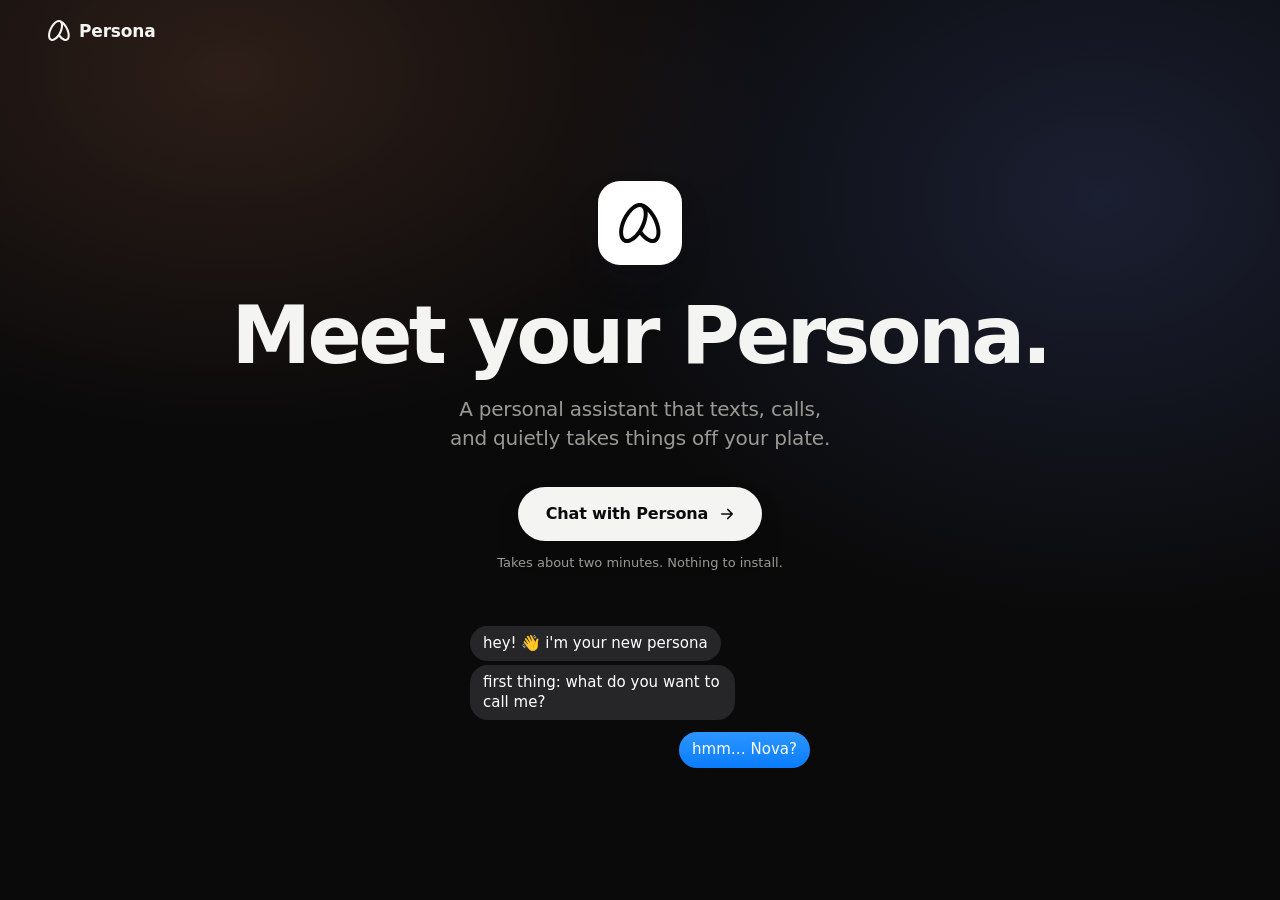
<file: web/index.html>
<!doctype html>
<html lang="en" data-theme="dark">
<head>
<meta charset="utf-8">
<meta name="viewport" content="width=device-width, initial-scale=1, viewport-fit=cover, interactive-widget=resizes-content">
<meta name="theme-color" content="#161618">
<meta name="apple-mobile-web-app-capable" content="yes">
<title>Persona</title>
<link rel="stylesheet" href="styles.css">
</head>
<body data-layout="auto" data-view="landing">

<svg xmlns="http://www.w3.org/2000/svg" style="display:none">
  <symbol id="i-search" viewBox="0 0 24 24" fill="none" stroke="currentColor" stroke-width="2.2" stroke-linecap="round"><circle cx="10.5" cy="10.5" r="6.5"/><path d="M15.5 15.5 20.5 20.5"/></symbol>
  <symbol id="i-compose" viewBox="0 0 24 24" fill="none" stroke="currentColor" stroke-width="1.7" stroke-linecap="round" stroke-linejoin="round"><path d="M11 4.5H7A2.5 2.5 0 0 0 4.5 7v10A2.5 2.5 0 0 0 7 19.5h10a2.5 2.5 0 0 0 2.5-2.5v-4"/><path d="M17.6 3.9a1.9 1.9 0 0 1 2.7 2.7l-7.6 7.6-3.4.8.8-3.4z"/></symbol>
  <symbol id="i-video" viewBox="0 0 24 24" fill="none" stroke="currentColor" stroke-width="1.7" stroke-linejoin="round"><rect x="2.5" y="6" width="13" height="12" rx="3"/><path d="M15.5 10.4l4.8-2.9c.5-.3 1.2.1 1.2.7v7.6c0 .6-.7 1-1.2.7l-4.8-2.9z"/></symbol>
  <symbol id="i-info" viewBox="0 0 24 24" fill="none" stroke="currentColor" stroke-width="1.7" stroke-linecap="round"><circle cx="12" cy="12" r="9"/><path d="M12 11v5.5"/><circle cx="12" cy="7.7" r=".7" fill="currentColor"/></symbol>
  <symbol id="i-plus" viewBox="0 0 24 24" fill="none" stroke="currentColor" stroke-width="2.2" stroke-linecap="round"><path d="M12 5.5v13M5.5 12h13"/></symbol>
  <symbol id="i-arrow-up" viewBox="0 0 24 24" fill="none" stroke="currentColor" stroke-width="2.8" stroke-linecap="round" stroke-linejoin="round"><path d="M12 19V5.5M6.5 11 12 5.5 17.5 11"/></symbol>
  <symbol id="i-wave" viewBox="0 0 24 24" fill="none" stroke="currentColor" stroke-width="2" stroke-linecap="round"><path d="M4 10v4M8 7v10M12 4v16M16 8v8M20 10.5v3"/></symbol>
  <symbol id="i-mic" viewBox="0 0 24 24" fill="none" stroke="currentColor" stroke-width="1.9" stroke-linecap="round"><rect x="9" y="3" width="6" height="11.5" rx="3"/><path d="M5.5 11.5a6.5 6.5 0 0 0 13 0M12 18v3"/></symbol>
  <symbol id="i-mic-off" viewBox="0 0 24 24" fill="none" stroke="currentColor" stroke-width="1.9" stroke-linecap="round"><rect x="9" y="3" width="6" height="11.5" rx="3"/><path d="M5.5 11.5a6.5 6.5 0 0 0 13 0M12 18v3M4 3.5l16 17"/></symbol>
  <symbol id="i-chev-left" viewBox="0 0 24 24" fill="none" stroke="currentColor" stroke-width="2.6" stroke-linecap="round" stroke-linejoin="round"><path d="M15 4.5 7.5 12l7.5 7.5"/></symbol>
  <symbol id="i-chev-right" viewBox="0 0 24 24" fill="none" stroke="currentColor" stroke-width="3" stroke-linecap="round" stroke-linejoin="round"><path d="M9 5l7 7-7 7"/></symbol>
  <symbol id="i-chev-down" viewBox="0 0 24 24" fill="none" stroke="currentColor" stroke-width="2.6" stroke-linecap="round" stroke-linejoin="round"><path d="M5 9l7 7 7-7"/></symbol>
  <symbol id="i-phone" viewBox="0 0 24 24" fill="currentColor"><path d="M6.62 10.79a15.05 15.05 0 0 0 6.59 6.59l2.2-2.2a1 1 0 0 1 1.02-.24c1.12.37 2.33.57 3.57.57a1 1 0 0 1 1 1V20a1 1 0 0 1-1 1C10.61 21 3 13.39 3 4a1 1 0 0 1 1-1h3.5a1 1 0 0 1 1 1c0 1.25.2 2.45.57 3.57a1 1 0 0 1-.25 1.02l-2.2 2.2z"/></symbol>
  <symbol id="i-person" viewBox="0 0 24 24" fill="currentColor"><circle cx="12" cy="8.2" r="4.4"/><path d="M3.5 22c.4-4.6 4-7.6 8.5-7.6s8.1 3 8.5 7.6z"/></symbol>
  <symbol id="i-keypad" viewBox="0 0 24 24" fill="currentColor"><circle cx="6" cy="4.5" r="1.7"/><circle cx="12" cy="4.5" r="1.7"/><circle cx="18" cy="4.5" r="1.7"/><circle cx="6" cy="10" r="1.7"/><circle cx="12" cy="10" r="1.7"/><circle cx="18" cy="10" r="1.7"/><circle cx="6" cy="15.5" r="1.7"/><circle cx="12" cy="15.5" r="1.7"/><circle cx="18" cy="15.5" r="1.7"/><circle cx="12" cy="21" r="1.7"/></symbol>
  <symbol id="i-speaker" viewBox="0 0 24 24" fill="none" stroke="currentColor" stroke-width="1.9" stroke-linecap="round" stroke-linejoin="round"><path d="M4 9.5h3.2L12 5.5v13l-4.8-4H4z" fill="currentColor"/><path d="M15.5 9a4.2 4.2 0 0 1 0 6M18.2 6.3a8 8 0 0 1 0 11.4"/></symbol>
  <symbol id="i-clock" viewBox="0 0 24 24" fill="none" stroke="currentColor" stroke-width="1.9" stroke-linecap="round"><circle cx="12" cy="12" r="8.5"/><path d="M12 7.5V12l3 2"/></symbol>
  <symbol id="i-bubble" viewBox="0 0 24 24" fill="currentColor"><path d="M12 4c-4.97 0-9 3.36-9 7.5 0 2.36 1.3 4.46 3.34 5.84L5.5 20.5l4.03-1.73c.8.15 1.62.23 2.47.23 4.97 0 9-3.36 9-7.5S16.97 4 12 4z"/></symbol>
  <symbol id="i-mail" viewBox="0 0 24 24" fill="none" stroke="currentColor" stroke-width="1.6" stroke-linejoin="round"><rect x="3" y="5.5" width="18" height="13" rx="2.5"/><path d="M3.8 7.2 12 13l8.2-5.8"/></symbol>
  <symbol id="i-persona" viewBox="0 0 24 23" fill="currentColor"><path d="M23.6813 15.4245C23.3962 12.7186 22.3617 9.73895 20.768 7.0367C19.646 5.13537 18.3108 3.4873 16.9061 2.27142C15.4653 1.0249 13.9827 0.258395 12.6166 0.0555602C12.4676 0.03353 12.3201 0.0182135 12.1743 0.00924973C11.9735 -0.00308324 11.7777 -0.00308324 11.5851 0.00924973C11.4398 0.0182135 11.2911 0.03353 11.142 0.0555602C9.77668 0.258395 8.29352 1.0249 6.85327 2.27142C5.44828 3.48692 4.11259 5.13499 2.99153 7.0367C1.39776 9.73932 0.363216 12.7186 0.0781778 15.4245C-0.228965 18.339 0.375195 20.6534 1.77981 21.941C2.54317 22.64 3.48969 23 4.54858 23C4.78867 23 5.03514 22.9817 5.28572 22.9443C6.65175 22.7415 8.13505 21.9749 9.57516 20.7285C10.3753 20.036 11.1521 19.2044 11.8803 18.265C12.6077 19.2044 13.3849 20.036 14.1854 20.7285C15.6255 21.9749 17.1088 22.7415 18.4741 22.9443C18.7254 22.9817 18.9715 23 19.2117 23C20.2705 23 21.2167 22.6403 21.9796 21.941C23.3839 20.6537 23.9884 18.339 23.6813 15.4245ZM11.4762 14.8135C11.1713 15.3308 10.8502 15.8239 10.518 16.2893C8.74856 18.7674 6.66262 20.4465 4.95011 20.7012C4.27703 20.801 3.74365 20.6601 3.31889 20.2713C2.46938 19.4932 2.11242 17.8129 2.33941 15.6614C2.59149 13.2704 3.51853 10.6163 4.95161 8.18651C5.69662 6.92314 6.53489 5.80363 7.40124 4.88695C8.78041 3.42789 10.2285 2.48508 11.4777 2.29943C11.5747 2.28486 11.6694 2.27515 11.7612 2.27142C11.7679 2.27067 11.7742 2.26993 11.7811 2.26993C11.811 2.26842 11.8413 2.26768 11.8705 2.26768H11.8882C11.9181 2.26768 11.9485 2.26842 11.9777 2.26993C11.9844 2.26993 11.9908 2.26993 11.9975 2.27142C12.4331 2.29421 12.7991 2.44586 13.1085 2.72863C13.9572 3.50672 14.3142 5.18691 14.088 7.33852C13.8602 9.49651 13.0819 11.87 11.8792 14.0981C11.7503 14.3387 11.6159 14.577 11.4762 14.8135ZM20.4402 20.2713C20.0146 20.6605 19.4812 20.801 18.809 20.7012C17.0961 20.4461 15.0086 18.7674 13.2403 16.2886C13.307 16.1809 13.3718 16.0723 13.4366 15.9632C15.0304 13.2607 16.0648 10.282 16.35 7.57533C16.4522 6.60824 16.4537 5.70688 16.3582 4.88695C17.2246 5.80363 18.0629 6.92314 18.8079 8.18651C20.2398 10.6163 21.1679 13.2704 21.42 15.6614C21.6459 17.8126 21.2889 19.4932 20.4402 20.2713Z"/></symbol>
  <symbol id="i-arrow-right" viewBox="0 0 24 24" fill="none" stroke="currentColor" stroke-width="2.2" stroke-linecap="round" stroke-linejoin="round"><path d="M5 12h14M13 6l6 6-6 6"/></symbol>
  <symbol id="i-restart" viewBox="0 0 24 24" fill="none" stroke="currentColor" stroke-width="2" stroke-linecap="round" stroke-linejoin="round"><path d="M4.5 12a7.5 7.5 0 1 0 2.2-5.3"/><path d="M4.5 4v4.5H9"/></symbol>
</svg>

<section class="landing" data-landing aria-label="Persona">
  <header class="lp-nav">
    <span class="lp-brand"><svg><use href="#i-persona"/></svg>Persona</span>
  </header>
  <main class="lp-hero">
    <div class="lp-icon" aria-hidden="true"><svg><use href="#i-persona"/></svg></div>
    <h1>Meet your Persona.</h1>
    <p class="lp-lede">A personal assistant that texts, calls, and quietly takes things off your plate.</p>
    <button class="lp-cta" data-action="start">Chat with Persona<svg><use href="#i-arrow-right"/></svg></button>
    <p class="lp-note">Takes about two minutes. Nothing to install.</p>
    <div class="lp-preview" aria-hidden="true">
      <div class="lp-bubble in">hey! 👋 i'm your new persona</div>
      <div class="lp-bubble in">first thing: what do you want to call me?</div>
      <div class="lp-bubble out">hmm… Nova?</div>
    </div>
  </main>
</section>

<div class="stage">

  <!-- ───────────────────────── macOS ───────────────────────── -->
  <section class="mac" aria-label="Messages for Mac">
    <div class="mac-window">
      <aside class="sidebar">
        <div class="sidebar-bar">
          <div class="traffic" aria-hidden="true"><i></i><i></i><i></i></div>
          <button class="ghost-btn" aria-label="New message"><svg><use href="#i-compose"/></svg></button>
        </div>
        <label class="search">
          <svg><use href="#i-search"/></svg>
          <input type="search" placeholder="Search" aria-label="Search">
        </label>
        <nav class="convos" data-convos></nav>
      </aside>

      <main class="chat">
        <header class="chat-bar">
          <div class="chat-who">
            <span class="avatar sm" data-contact-avatar></span>
            <div class="who-text">
              <span class="who-name" data-contact-name></span>
              <span class="who-sub">iMessage</span>
            </div>
          </div>
          <div class="chat-actions">
            <button class="call-chip" data-call-chip hidden><svg><use href="#i-phone"/></svg><span data-call-timer>0:00</span></button>
            <button class="ghost-btn" data-action="call-out" aria-label="FaceTime Audio"><svg><use href="#i-video"/></svg></button>
            <button class="ghost-btn" aria-label="Details"><svg><use href="#i-info"/></svg></button>
          </div>
        </header>

        <div class="thread" data-thread role="log" aria-live="polite"></div>

        <form class="composer mac-composer" data-composer>
          <button type="button" class="round" aria-label="Apps"><svg><use href="#i-plus"/></svg></button>
          <div class="field">
            <input data-input maxlength="4000" placeholder="iMessage" autocomplete="off" enterkeyhint="send" aria-label="Message">
            <button class="send" aria-label="Send"><svg><use href="#i-arrow-up"/></svg></button>
            <span class="mic" aria-hidden="true"><svg><use href="#i-wave"/></svg></span>
          </div>
        </form>
      </main>

      <!-- macOS call HUD -->
      <div class="mac-call" data-mac-call data-state="idle" data-view="ringing">
        <div class="mc-row">
          <span class="mc-av"><span class="avatar md" data-contact-avatar></span></span>
          <div class="mc-text">
            <div class="mc-name" data-contact-name></div>
            <div class="mc-sub"><span class="voice active-only" aria-hidden="true"><i></i><i></i><i></i><i></i><i></i></span><span data-call-sub data-ringing="Incoming audio call…"></span></div>
          </div>
          <div class="mc-ctrls active-only">
            <button class="mc-circle" data-action="mute" aria-label="Mute"><svg><use href="#i-mic-off"/></svg></button>
            <button class="mc-circle red" data-action="end" aria-label="End call"><svg class="rot"><use href="#i-phone"/></svg></button>
          </div>
        </div>
        <div class="mc-caption active-only" data-caption></div>
        <div class="mc-actions ringing-only">
          <button class="pill red" data-action="decline"><svg class="rot"><use href="#i-phone"/></svg>Decline</button>
          <button class="pill green" data-action="accept"><svg><use href="#i-phone"/></svg>Accept</button>
        </div>
      </div>
    </div>
  </section>

  <!-- ───────────────────────── iPhone ───────────────────────── -->
  <section class="ios" aria-label="Messages for iPhone">
    <div class="phone">
      <div class="island" data-action="restore" aria-label="Return to call">
        <svg><use href="#i-phone"/></svg><span data-call-timer></span>
      </div>

      <div class="statusbar" aria-hidden="true">
        <span data-clock>9:41</span>
        <span class="sb-icons">
          <svg width="18" height="12" viewBox="0 0 18 12" fill="currentColor"><rect x="0" y="8" width="3" height="4" rx="1"/><rect x="5" y="5.5" width="3" height="6.5" rx="1"/><rect x="10" y="3" width="3" height="9" rx="1"/><rect x="15" y="0" width="3" height="12" rx="1"/></svg>
          <svg width="16" height="12" viewBox="0 0 16 12" fill="currentColor"><path d="M8 2.3c2.3 0 4.4.9 6 2.3l1.2-1.2A10.2 10.2 0 0 0 8 .6 10.2 10.2 0 0 0 .8 3.4L2 4.6a8.6 8.6 0 0 1 6-2.3z"/><path d="M8 5.7c1.4 0 2.6.5 3.6 1.3l1.2-1.2A7 7 0 0 0 8 4a7 7 0 0 0-4.8 1.8L4.4 7c1-.8 2.2-1.3 3.6-1.3z"/><path d="M8 9c.6 0 1.1.2 1.5.6L8 11.2 6.5 9.6C6.9 9.2 7.4 9 8 9z"/></svg>
          <svg width="27" height="13" viewBox="0 0 27 13"><rect x=".5" y=".5" width="23" height="12" rx="3.8" fill="none" stroke="currentColor" opacity=".4"/><rect x="2" y="2" width="18" height="9" rx="2.4" fill="currentColor"/><path d="M25 4.5v4c.8-.3 1.3-1.1 1.3-2s-.5-1.7-1.3-2z" fill="currentColor" opacity=".45"/></svg>
        </span>
      </div>

      <div class="thread" data-thread role="log" aria-live="polite"></div>

      <div class="ios-top">
        <header class="ios-nav">
          <button class="nav-back" aria-label="Back"><svg><use href="#i-chev-left"/></svg><span class="badge">1</span></button>
          <div class="nav-contact">
            <span class="avatar lg" data-contact-avatar></span>
            <span class="nav-name"><span data-contact-name></span><svg><use href="#i-chev-right"/></svg></span>
          </div>
          <button class="nav-video" data-action="call-out" aria-label="FaceTime"><svg><use href="#i-video"/></svg></button>
        </header>
        <button class="call-banner" data-call-banner data-action="restore" hidden>Touch to return to call · <span data-call-timer></span></button>
      </div>

      <div class="ios-bottom">
        <form class="composer ios-composer" data-composer>
          <button type="button" class="round" aria-label="Apps"><svg><use href="#i-plus"/></svg></button>
          <div class="field">
            <input data-input maxlength="4000" placeholder="iMessage" autocomplete="off" enterkeyhint="send" aria-label="Message">
            <button class="send" aria-label="Send"><svg><use href="#i-arrow-up"/></svg></button>
            <span class="mic" aria-hidden="true"><svg><use href="#i-mic"/></svg></span>
          </div>
        </form>
      </div>
      <div class="home-ind" aria-hidden="true"></div>

      <!-- iOS call screen -->
      <div class="ios-call" data-ios-call data-state="idle" data-view="ringing">
        <div class="ic-bg" aria-hidden="true"></div>
        <button class="ic-min active-only" data-action="minimize" aria-label="Back to Messages"><svg><use href="#i-chev-down"/></svg></button>

        <div class="ic-head">
          <div class="ic-sub" data-call-sub data-ringing="mobile"></div>
          <div class="ic-name" data-contact-name></div>
        </div>
        <div class="ic-avatar"><span class="avatar xl" data-contact-avatar></span></div>
        <div class="ic-caption active-only">
          <span class="voice" aria-hidden="true"><i></i><i></i><i></i><i></i><i></i></span>
          <p data-caption></p>
        </div>
        <div class="ic-spacer"></div>

        <div class="ringing-only ic-ring">
          <div class="ic-mini">
            <button type="button"><svg><use href="#i-clock"/></svg>Remind Me</button>
            <button type="button" data-action="decline-text"><svg><use href="#i-bubble"/></svg>Message</button>
          </div>
          <div class="ic-answer">
            <div class="ic-key"><button class="red" data-action="decline" aria-label="Decline"><svg class="rot"><use href="#i-phone"/></svg></button>Decline</div>
            <div class="ic-key"><button class="green" data-action="accept" aria-label="Accept"><svg><use href="#i-phone"/></svg></button>Accept</div>
          </div>
        </div>

        <div class="ic-grid active-only">
          <div class="ic-key"><button type="button"><svg><use href="#i-speaker"/></svg></button>audio</div>
          <div class="ic-key"><button type="button"><svg><use href="#i-video"/></svg></button>FaceTime</div>
          <div class="ic-key"><button type="button" data-action="mute"><svg><use href="#i-mic-off"/></svg></button>mute</div>
          <div class="ic-key"><button type="button"><svg><use href="#i-plus"/></svg></button>add</div>
          <div class="ic-key"><button type="button" class="red" data-action="end" aria-label="End call"><svg class="rot"><use href="#i-phone"/></svg></button>end</div>
          <div class="ic-key"><button type="button"><svg><use href="#i-keypad"/></svg></button>keypad</div>
        </div>
      </div>
    </div>
  </section>
</div>

<button class="restart" data-action="restart" aria-label="Restart onboarding"><svg><use href="#i-restart"/></svg>Restart onboarding</button>

<audio data-remote-audio autoplay playsinline hidden></audio>
<script src="app.js"></script>
</body>
</html>
</file>
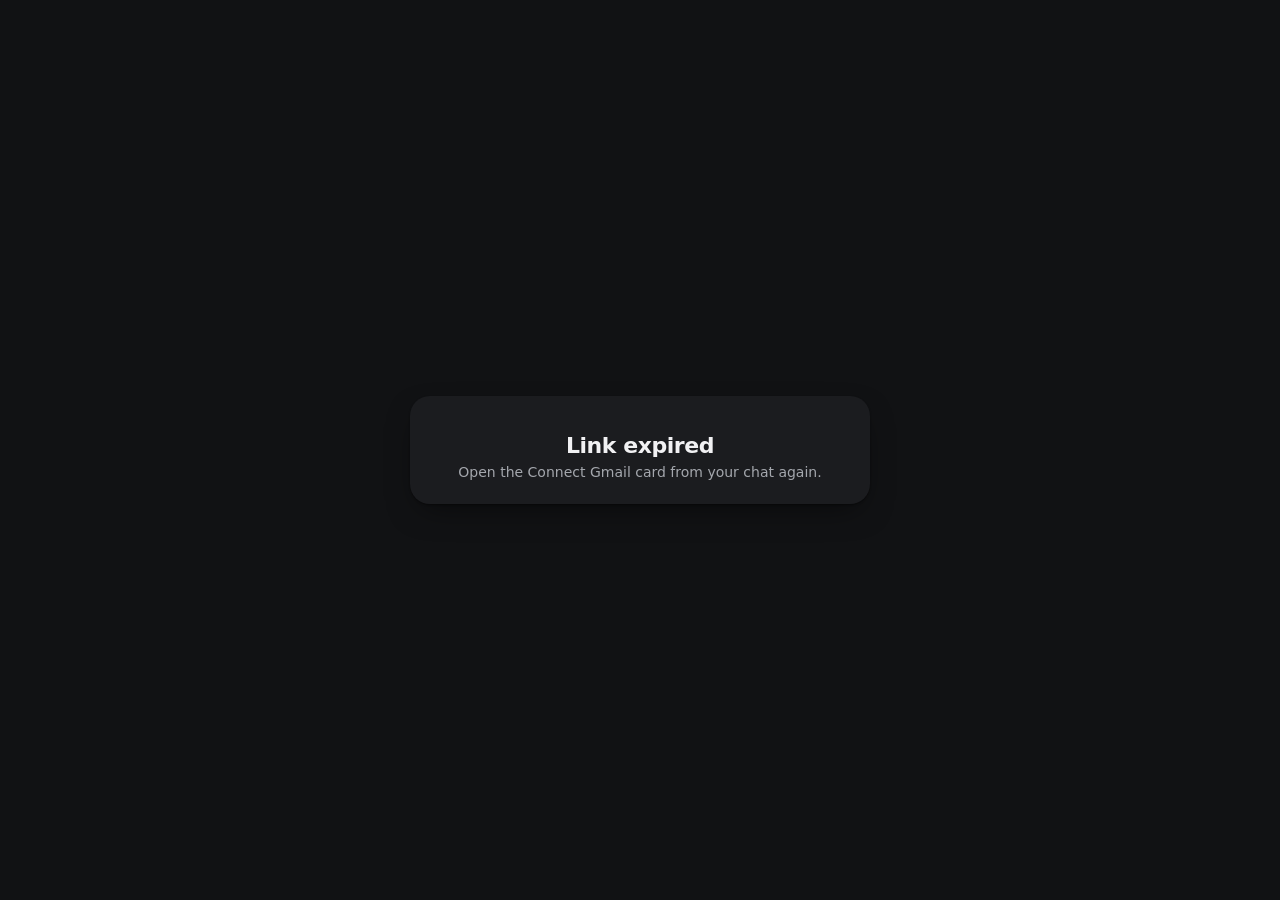
<file: web/connect.html>
<!doctype html>
<html lang="en" data-theme="dark">
<head>
<meta charset="utf-8">
<meta name="viewport" content="width=device-width, initial-scale=1, viewport-fit=cover">
<title>Connect Gmail</title>
<link rel="stylesheet" href="mail.css">
</head>
<body>
<svg xmlns="http://www.w3.org/2000/svg" style="display:none">
  <symbol id="i-persona" viewBox="0 0 24 23" fill="currentColor"><path d="M23.6813 15.4245C23.3962 12.7186 22.3617 9.73895 20.768 7.0367C19.646 5.13537 18.3108 3.4873 16.9061 2.27142C15.4653 1.0249 13.9827 0.258395 12.6166 0.0555602C12.4676 0.03353 12.3201 0.0182135 12.1743 0.00924973C11.9735 -0.00308324 11.7777 -0.00308324 11.5851 0.00924973C11.4398 0.0182135 11.2911 0.03353 11.142 0.0555602C9.77668 0.258395 8.29352 1.0249 6.85327 2.27142C5.44828 3.48692 4.11259 5.13499 2.99153 7.0367C1.39776 9.73932 0.363216 12.7186 0.0781778 15.4245C-0.228965 18.339 0.375195 20.6534 1.77981 21.941C2.54317 22.64 3.48969 23 4.54858 23C4.78867 23 5.03514 22.9817 5.28572 22.9443C6.65175 22.7415 8.13505 21.9749 9.57516 20.7285C10.3753 20.036 11.1521 19.2044 11.8803 18.265C12.6077 19.2044 13.3849 20.036 14.1854 20.7285C15.6255 21.9749 17.1088 22.7415 18.4741 22.9443C18.7254 22.9817 18.9715 23 19.2117 23C20.2705 23 21.2167 22.6403 21.9796 21.941C23.3839 20.6537 23.9884 18.339 23.6813 15.4245ZM11.4762 14.8135C11.1713 15.3308 10.8502 15.8239 10.518 16.2893C8.74856 18.7674 6.66262 20.4465 4.95011 20.7012C4.27703 20.801 3.74365 20.6601 3.31889 20.2713C2.46938 19.4932 2.11242 17.8129 2.33941 15.6614C2.59149 13.2704 3.51853 10.6163 4.95161 8.18651C5.69662 6.92314 6.53489 5.80363 7.40124 4.88695C8.78041 3.42789 10.2285 2.48508 11.4777 2.29943C11.5747 2.28486 11.6694 2.27515 11.7612 2.27142C11.7679 2.27067 11.7742 2.26993 11.7811 2.26993C11.811 2.26842 11.8413 2.26768 11.8705 2.26768H11.8882C11.9181 2.26768 11.9485 2.26842 11.9777 2.26993C11.9844 2.26993 11.9908 2.26993 11.9975 2.27142C12.4331 2.29421 12.7991 2.44586 13.1085 2.72863C13.9572 3.50672 14.3142 5.18691 14.088 7.33852C13.8602 9.49651 13.0819 11.87 11.8792 14.0981C11.7503 14.3387 11.6159 14.577 11.4762 14.8135ZM20.4402 20.2713C20.0146 20.6605 19.4812 20.801 18.809 20.7012C17.0961 20.4461 15.0086 18.7674 13.2403 16.2886C13.307 16.1809 13.3718 16.0723 13.4366 15.9632C15.0304 13.2607 16.0648 10.282 16.35 7.57533C16.4522 6.60824 16.4537 5.70688 16.3582 4.88695C17.2246 5.80363 18.0629 6.92314 18.8079 8.18651C20.2398 10.6163 21.1679 13.2704 21.42 15.6614C21.6459 17.8126 21.2889 19.4932 20.4402 20.2713Z"/></symbol>
  <symbol id="i-mail" viewBox="0 0 24 24" fill="none" stroke="currentColor" stroke-width="1.7" stroke-linejoin="round"><rect x="3" y="5.5" width="18" height="13" rx="2.5"/><path d="M3.8 7.2 12 13l8.2-5.8"/></symbol>
  <symbol id="i-check" viewBox="0 0 24 24" fill="none" stroke="currentColor" stroke-width="2.6" stroke-linecap="round" stroke-linejoin="round"><path d="M5 12.5l4.5 4.5L19 7.5"/></symbol>
</svg>

<main class="consent">
  <div class="c-card c-connecting" data-card>
    <div class="c-logos" aria-hidden="true">
      <span class="c-app persona"><svg><use href="#i-persona"/></svg></span>
      <span class="c-dots"><i></i><i></i><i></i></span>
      <span class="c-app mail"><svg><use href="#i-mail"/></svg></span>
    </div>
    <h1>Connecting your Gmail…</h1>
    <p class="c-account" data-account></p>
  </div>
</main>

<script src="connect.js"></script>
</body>
</html>
</file>
<file: web/styles.css>
/* ─────────────────────────────────────────────────────────────
   Tokens
   ───────────────────────────────────────────────────────────── */
:root {
  color-scheme: light;
  --blue: #0a84ff;
  --bubble-out: linear-gradient(180deg, #2c96ff 0%, #0a7cff 100%);
  --bubble-out-solid: #0a7cff;
  --green: #34c759;
  --red: #ff3b30;

  --text: #1d1d1f;
  --text-2: rgba(60, 60, 67, .6);
  --text-3: rgba(60, 60, 67, .32);
  --sep: rgba(60, 60, 67, .14);
  --fill: rgba(118, 118, 128, .12);
  --icon: rgba(60, 60, 67, .6);

  --thread-mac: #ffffff;
  --thread-ios: #ffffff;
  --bubble-in-mac: #e9e9eb;
  --bubble-in-ios: #e9e9eb;
  --bubble-in-text: #000;

  --sidebar: rgba(236, 236, 241, .66);
  --chrome: rgba(249, 249, 249, .84);
  --field: #ffffff;
  --field-line: rgba(60, 60, 67, .2);
  --hud: rgba(248, 248, 250, .76);
  --hud-edge: rgba(0, 0, 0, .14);
  --window-edge: rgba(0, 0, 0, .16);
  --card-art: radial-gradient(120% 90% at 20% 10%, #ffffff 0%, transparent 60%), linear-gradient(140deg, #e8efff, #d6e1ff);
  --card-ink: #3456d6;

  --wall:
    radial-gradient(1100px 760px at 10% 6%, #ffd6c2 0%, transparent 58%),
    radial-gradient(1000px 900px at 92% 14%, #c6d3ff 0%, transparent 56%),
    radial-gradient(1200px 900px at 58% 104%, #e4ccff 0%, transparent 60%),
    linear-gradient(180deg, #eef0f7, #e6e8f2);
  --shadow-window: 0 32px 90px -24px rgba(24, 32, 72, .42), 0 12px 32px -14px rgba(24, 32, 72, .26);
}

:root[data-theme="dark"] {
  color-scheme: dark;
  --text: #f5f5f7;
  --text-2: rgba(235, 235, 245, .58);
  --text-3: rgba(235, 235, 245, .3);
  --sep: rgba(255, 255, 255, .1);
  --fill: rgba(118, 118, 128, .26);
  --icon: rgba(235, 235, 245, .6);
  --thread-mac: #1e1e20;
  --thread-ios: #000000;
  --bubble-in-mac: #3a3a3c;
  --bubble-in-ios: #262628;
  --bubble-in-text: #fff;
  --sidebar: rgba(38, 38, 42, .58);
  --chrome: rgba(22, 22, 24, .84);
  --field: rgba(255, 255, 255, .03);
  --field-line: rgba(255, 255, 255, .16);
  --hud: rgba(44, 44, 48, .72);
  --hud-edge: rgba(255, 255, 255, .12);
  --window-edge: rgba(255, 255, 255, .12);
  --card-art: radial-gradient(120% 90% at 20% 10%, rgba(255,255,255,.12) 0%, transparent 60%), linear-gradient(140deg, #26305a, #1a2044);
  --card-ink: #a9bcff;
  --wall:
    radial-gradient(1100px 760px at 10% 6%, #3b2150 0%, transparent 58%),
    radial-gradient(1000px 900px at 92% 14%, #142a52 0%, transparent 56%),
    radial-gradient(1200px 900px at 58% 104%, #2a1640 0%, transparent 60%),
    #0b0c13;
  --shadow-window: 0 32px 90px -20px rgba(0, 0, 0, .7), 0 12px 32px -14px rgba(0, 0, 0, .5);
}
@media (prefers-color-scheme: dark) {
  :root:not([data-theme="light"]) {
    color-scheme: dark;
    --text: #f5f5f7;
    --text-2: rgba(235, 235, 245, .58);
    --text-3: rgba(235, 235, 245, .3);
    --sep: rgba(255, 255, 255, .1);
    --fill: rgba(118, 118, 128, .26);
    --icon: rgba(235, 235, 245, .6);
    --thread-mac: #1e1e20;
    --thread-ios: #000000;
    --bubble-in-mac: #3a3a3c;
    --bubble-in-ios: #262628;
    --bubble-in-text: #fff;
    --sidebar: rgba(38, 38, 42, .58);
    --chrome: rgba(22, 22, 24, .84);
    --field: rgba(255, 255, 255, .03);
    --field-line: rgba(255, 255, 255, .16);
    --hud: rgba(44, 44, 48, .72);
    --hud-edge: rgba(255, 255, 255, .12);
    --window-edge: rgba(255, 255, 255, .12);
    --card-art: radial-gradient(120% 90% at 20% 10%, rgba(255,255,255,.12) 0%, transparent 60%), linear-gradient(140deg, #26305a, #1a2044);
    --card-ink: #a9bcff;
    --wall:
      radial-gradient(1100px 760px at 10% 6%, #3b2150 0%, transparent 58%),
      radial-gradient(1000px 900px at 92% 14%, #142a52 0%, transparent 56%),
      radial-gradient(1200px 900px at 58% 104%, #2a1640 0%, transparent 60%),
      #0b0c13;
    --shadow-window: 0 32px 90px -20px rgba(0, 0, 0, .7), 0 12px 32px -14px rgba(0, 0, 0, .5);
  }
}

.mac { --thread: var(--thread-mac); --bubble-in: var(--bubble-in-mac); }
.ios { --thread: var(--thread-ios); --bubble-in: var(--bubble-in-ios); }

/* ─────────────────────────────────────────────────────────────
   Base
   ───────────────────────────────────────────────────────────── */
*, *::before, *::after { box-sizing: border-box; }
html, body { margin: 0; height: 100%; }
body {
  font-family: -apple-system, BlinkMacSystemFont, "SF Pro Text", "SF Pro", system-ui, "Helvetica Neue", Arial, sans-serif;
  -webkit-font-smoothing: antialiased;
  -webkit-tap-highlight-color: transparent;
  color: var(--text);
  background: var(--wall);
  background-color: #eef0f7;
  overflow: hidden;
}
:root[data-theme="dark"] body { background-color: #0b0c13; }
@media (prefers-color-scheme: dark) { :root:not([data-theme="light"]) body { background-color: #0b0c13; } }

button { font: inherit; color: inherit; background: none; border: 0; padding: 0; cursor: pointer; }
input { font: inherit; color: inherit; }
svg { display: block; }
[hidden] { display: none !important; }

.stage { position: fixed; inset: 0; }
.mac, .ios { display: none; width: 100%; height: 100%; }

@media (min-width: 860px) { body[data-layout="auto"] .mac { display: grid; } }
@media (max-width: 859.98px) { body[data-layout="auto"] .ios { display: flex; } }
body[data-layout="mac"] .mac { display: grid; }
body[data-layout="iphone"] .ios { display: flex; }

/* ─────────────────────────────────────────────────────────────
   Avatars
   ───────────────────────────────────────────────────────────── */
.avatar {
  --s: 42px;
  width: var(--s); height: var(--s);
  flex: none;
  border-radius: 50%;
  display: grid; place-items: center;
  overflow: hidden;
  background: linear-gradient(180deg, #a9aeb9, #858a96);
  color: #fff;
  font-weight: 600;
  font-size: calc(var(--s) * .42);
  line-height: 1;
  letter-spacing: .01em;
  user-select: none;
}
.avatar svg { width: 74%; height: 74%; margin-top: 26%; }
.avatar.agent {
  background:
    radial-gradient(90% 70% at 30% 20%, rgba(255,255,255,.35), transparent 60%),
    linear-gradient(155deg, #9a7dff 0%, #5b5bf5 48%, #2c3bd0 100%);
  text-shadow: 0 1px 2px rgba(20, 20, 80, .25);
}
.avatar.sm { --s: 28px; }
.avatar.md { --s: 40px; }
.avatar.lg { --s: 50px; }
.avatar.xl { --s: 116px; }
.avatar.pop { animation: avpop .7s cubic-bezier(.2, .9, .3, 1.35); }
@keyframes avpop {
  0% { transform: scale(.55); filter: blur(6px); opacity: .4; }
  100% { transform: none; filter: none; opacity: 1; }
}

/* ─────────────────────────────────────────────────────────────
   Thread + bubbles (shared)
   ───────────────────────────────────────────────────────────── */
.thread {
  overflow-y: auto;
  overflow-x: hidden;
  overscroll-behavior: contain;
  display: flex;
  flex-direction: column;
  background: var(--thread);
}
.thread::before { content: ""; flex: 1 1 auto; }
.thread > * { flex-shrink: 0; }

.stamp { text-align: center; font-size: 11px; color: var(--text-2); margin: 8px 0 12px; line-height: 1.45; }
.stamp b { font-weight: 600; }
.event { text-align: center; font-size: 11px; color: var(--text-2); margin: 14px 0 6px; }
.event b { font-weight: 600; color: var(--text); }
.event.enter { animation: fadein .4s ease both; }

.msg { display: flex; margin-top: 2px; }
.msg.first { margin-top: 10px; }
.msg.out { justify-content: flex-end; }

.bubble {
  position: relative;
  z-index: 0;
  max-width: min(75%, 34rem);
  border-radius: 18px;
  overflow-wrap: anywhere;
  white-space: pre-wrap;
  background: var(--bubble-in);
  color: var(--bubble-in-text);
}
.msg.out .bubble { background: var(--bubble-out); color: #fff; }

/* The classic tail: a coloured nub, clipped by a thread-coloured mask. */
.msg.last .bubble::before,
.msg.last .bubble::after { content: ""; position: absolute; bottom: 0; height: 20px; z-index: -1; }
.msg.in.last .bubble::before { left: -7px; width: 20px; background: var(--bubble-in); border-bottom-right-radius: 16px; }
.msg.in.last .bubble::after { left: -26px; width: 26px; background: var(--thread); border-bottom-right-radius: 10px; }
.msg.out.last .bubble::before { right: -7px; width: 20px; background: var(--bubble-out-solid); border-bottom-left-radius: 16px; }
.msg.out.last .bubble::after { right: -26px; width: 26px; background: var(--thread); border-bottom-left-radius: 10px; }

/* Typing indicator — thought-bubble tail instead of the nub. */
.bubble.typing { display: flex; gap: 4px; align-items: center; }
.bubble.typing i { width: 7px; height: 7px; border-radius: 50%; background: var(--text-3); animation: blink 1.3s infinite ease-in-out; }
.bubble.typing i:nth-child(2) { animation-delay: .18s; }
.bubble.typing i:nth-child(3) { animation-delay: .36s; }
.msg.in.last.typing .bubble::before { left: -3px; bottom: -3px; width: 13px; height: 13px; border-radius: 50%; background: var(--bubble-in); }
.msg.in.last.typing .bubble::after { left: -9px; bottom: -9px; width: 6px; height: 6px; border-radius: 50%; background: var(--bubble-in); }
@keyframes blink { 0%, 60%, 100% { opacity: .35; transform: none; } 30% { opacity: 1; transform: translateY(-2px); } }

/* Big emoji */
.bubble.jumbo { background: none !important; font-size: 2.6em; line-height: 1.1; padding: 0 2px !important; }
.msg .bubble.jumbo::before, .msg .bubble.jumbo::after { display: none; }

/* Link card */
.bubble.card {
  display: block; padding: 0 !important; overflow: hidden;
  width: min(264px, 75%); text-decoration: none; cursor: pointer;
  transition: transform .15s ease;
}
.bubble.card:active { transform: scale(.98); }
.msg .bubble.card::before, .msg .bubble.card::after { display: none; }
.card-art { height: 124px; display: grid; place-items: center; background: var(--card-art); color: var(--card-ink); }
.card-art svg { width: 46px; height: 46px; }
.card-meta { padding: 9px 13px 11px; }
.card-title { font-weight: 600; font-size: .9em; }
.card-sub { font-size: .78em; color: var(--text-2); margin-top: 2px; }

/* Call record */
.bubble.callrec { display: flex; align-items: center; gap: 10px; cursor: pointer; }
.cr-icon { width: 32px; height: 32px; border-radius: 50%; background: var(--green); color: #fff; display: grid; place-items: center; flex: none; }
.cr-icon svg { width: 17px; height: 17px; }
.callrec.missed .cr-icon, .callrec.declined .cr-icon, .callrec.silenced .cr-icon { background: var(--red); }
.cr-text { display: flex; flex-direction: column; line-height: 1.22; white-space: nowrap; }
.cr-text b { font-weight: 600; }
.cr-text small { font-size: .8em; color: var(--text-2); font-variant-numeric: tabular-nums; }

.receipt { align-self: flex-end; font-size: 11px; color: var(--text-2); margin: 3px 4px 0 0; font-weight: 500; }
.receipt b { font-weight: 600; }

.msg.enter .bubble { animation: pop .38s cubic-bezier(.2, .9, .3, 1.18) both; }
.msg.enter.in .bubble { transform-origin: 0 100%; }
.msg.enter.out .bubble { transform-origin: 100% 100%; }
@keyframes pop { from { transform: scale(.55) translateY(12px); opacity: 0; } to { transform: none; opacity: 1; } }
@keyframes fadein { from { opacity: 0; transform: translateY(4px); } to { opacity: 1; transform: none; } }

.rot { transform: rotate(135deg); }

/* Voice activity bars */
.voice { display: inline-flex; gap: 3px; align-items: center; height: 16px; }
.voice i { width: 3px; height: 100%; border-radius: 2px; background: currentColor; transform: scaleY(.3); transition: transform .3s; }
.voice i:nth-child(2) { animation-delay: -.25s; }
.voice i:nth-child(3) { animation-delay: -.5s; }
.voice i:nth-child(4) { animation-delay: -.12s; }
.voice i:nth-child(5) { animation-delay: -.38s; }
@keyframes vb { 0%, 100% { transform: scaleY(.25); } 50% { transform: scaleY(1); } }
/* Bars only move while the agent is actually talking. */
.speaking .voice i { animation-name: vb; animation-duration: 1s; animation-timing-function: ease-in-out; animation-iteration-count: infinite; }
[data-caption][data-role="user"] { opacity: .62; font-style: italic; }

/* Composer (shared) */
.composer { display: flex; align-items: flex-end; }
.composer .round { flex: none; border-radius: 50%; background: var(--fill); color: var(--icon); display: grid; place-items: center; }
.field {
  flex: 1; min-width: 0;
  display: flex; align-items: center;
  border: 1px solid var(--field-line);
  background: var(--field);
  transition: border-color .2s;
}
.field input { flex: 1; min-width: 0; border: 0; outline: 0; background: none; }
.field input::placeholder { color: var(--text-3); }
.field .send { display: none; place-items: center; flex: none; border-radius: 50%; background: var(--blue); color: #fff; animation: pop .22s cubic-bezier(.2, .9, .3, 1.3); }
.field .mic { display: grid; place-items: center; flex: none; color: var(--icon); }
.field.has-text .send { display: grid; }
.field.has-text .mic { display: none; }

/* ─────────────────────────────────────────────────────────────
   macOS
   ───────────────────────────────────────────────────────────── */
.mac { place-items: center; padding: 40px; }
.mac-window {
  position: relative;
  width: min(1120px, 100%);
  height: min(780px, 100%);
  display: grid;
  grid-template-columns: 300px 1fr;
  border-radius: 12px;
  overflow: hidden;
  box-shadow: var(--shadow-window);
  animation: rise .7s cubic-bezier(.2, .9, .25, 1) both;
}
.mac-window::after {
  content: ""; position: absolute; inset: 0; border-radius: inherit;
  box-shadow: inset 0 0 0 .5px var(--window-edge); pointer-events: none; z-index: 40;
}
@keyframes rise { from { opacity: 0; transform: translateY(18px) scale(.985); } to { opacity: 1; transform: none; } }

.sidebar {
  display: flex; flex-direction: column; min-height: 0;
  background: var(--sidebar);
  -webkit-backdrop-filter: blur(40px) saturate(1.7);
  backdrop-filter: blur(40px) saturate(1.7);
  border-right: .5px solid var(--sep);
}
.sidebar-bar { height: 52px; flex: none; display: flex; align-items: center; justify-content: space-between; padding: 0 12px 0 18px; }
.traffic { display: flex; gap: 8px; }
.traffic i { width: 12px; height: 12px; border-radius: 50%; box-shadow: inset 0 0 0 .5px rgba(0, 0, 0, .14); }
.traffic i:nth-child(1) { background: #ff5f57; }
.traffic i:nth-child(2) { background: #febc2e; }
.traffic i:nth-child(3) { background: #28c840; }

.ghost-btn { width: 30px; height: 28px; border-radius: 6px; display: grid; place-items: center; color: var(--icon); transition: background .15s; }
.ghost-btn:hover { background: var(--fill); }
.ghost-btn svg { width: 19px; height: 19px; }

.search {
  margin: 0 12px 10px; height: 28px; flex: none;
  display: flex; align-items: center; gap: 6px; padding: 0 8px;
  border-radius: 8px; background: var(--fill); color: var(--text-2);
}
.search svg { width: 13px; height: 13px; flex: none; }
.search input { flex: 1; min-width: 0; border: 0; outline: 0; background: none; font-size: 13px; }
.search input::placeholder { color: var(--text-2); }
.search input::-webkit-search-decoration { -webkit-appearance: none; }

.convos { flex: 1; min-height: 0; overflow-y: auto; padding: 0 8px 10px; }
.convo {
  position: relative; width: 100%;
  display: grid; grid-template-columns: 40px 1fr; gap: 10px; align-items: center;
  padding: 9px 10px 9px 16px; border-radius: 10px; text-align: left;
}
.convo + .convo { margin-top: 1px; }
.convo:not(.active):hover { background: var(--fill); }
.convo.active { background: var(--blue); color: #fff; }
.convo.active .convo-time, .convo.active .convo-prev { color: rgba(255, 255, 255, .82); }
.convo-body { min-width: 0; }
.convo-top { display: flex; justify-content: space-between; align-items: baseline; gap: 8px; }
.convo-name { font-size: 13px; font-weight: 600; white-space: nowrap; overflow: hidden; text-overflow: ellipsis; }
.convo-time { font-size: 12px; color: var(--text-2); flex: none; }
.convo-prev {
  font-size: 13px; color: var(--text-2); line-height: 1.28; margin-top: 1px;
  display: -webkit-box; -webkit-line-clamp: 2; -webkit-box-orient: vertical; overflow: hidden;
  min-height: 2.56em;
}
.convo .unread { position: absolute; left: 4px; top: 50%; width: 8px; height: 8px; margin-top: -4px; border-radius: 50%; background: var(--blue); }

.chat { display: flex; flex-direction: column; min-width: 0; min-height: 0; background: var(--thread); }
.chat-bar {
  height: 52px; flex: none;
  display: flex; align-items: center; justify-content: space-between;
  padding: 0 12px 0 18px; border-bottom: .5px solid var(--sep);
}
.chat-who { display: flex; align-items: center; gap: 9px; min-width: 0; }
.who-text { display: flex; flex-direction: column; line-height: 1.2; min-width: 0; }
.who-name { font-size: 13px; font-weight: 600; white-space: nowrap; overflow: hidden; text-overflow: ellipsis; }
.who-sub { font-size: 11px; color: var(--text-2); }
.chat-actions { display: flex; align-items: center; gap: 2px; }
.call-chip {
  display: flex; align-items: center; gap: 5px; height: 22px; padding: 0 9px; margin-right: 6px;
  border-radius: 11px; background: var(--green); color: #fff;
  font-size: 12px; font-weight: 600; font-variant-numeric: tabular-nums;
  animation: fadein .3s ease both;
}
.call-chip svg { width: 11px; height: 11px; }

.mac .thread { flex: 1; min-height: 0; padding: 6px 20px 10px; }
.mac .bubble { font-size: 14px; line-height: 1.32; padding: 6px 12px; border-radius: 17px; }
.mac .bubble.typing { padding: 10px 12px; }
.mac .bubble.callrec { padding: 7px 14px 7px 7px; }
.mac .thread::-webkit-scrollbar { width: 11px; }
.mac .thread::-webkit-scrollbar-thumb { background: rgba(128, 128, 128, .38); border-radius: 10px; border: 3px solid transparent; background-clip: content-box; }

.mac-composer { gap: 10px; padding: 8px 16px 14px; flex: none; }
.mac-composer .round { width: 30px; height: 30px; }
.mac-composer .round svg { width: 16px; height: 16px; }
.mac-composer .field { min-height: 30px; border-radius: 16px; padding: 0 4px 0 12px; }
.mac-composer .field:focus-within { border-color: rgba(10, 132, 255, .5); }
.mac-composer input { font-size: 14px; padding: 5px 0; }
.mac-composer .send { width: 22px; height: 22px; }
.mac-composer .send svg { width: 13px; height: 13px; }
.mac-composer .mic { width: 24px; height: 22px; }
.mac-composer .mic svg { width: 16px; height: 16px; }

/* macOS call HUD */
.mac-call {
  position: absolute; top: 12px; right: 12px; z-index: 30;
  width: 340px; padding: 12px;
  border-radius: 16px;
  background: var(--hud);
  -webkit-backdrop-filter: blur(30px) saturate(1.8);
  backdrop-filter: blur(30px) saturate(1.8);
  box-shadow: 0 0 0 .5px var(--hud-edge), 0 24px 60px -16px rgba(0, 0, 0, .42);
  transform: translate3d(calc(100% + 24px), 0, 0); opacity: 0; visibility: hidden;
  transition: transform .5s cubic-bezier(.22, .9, .24, 1), opacity .3s, visibility 0s linear .5s;
}
.mac-call[data-state="ringing"], .mac-call[data-state="active"] {
  transform: none; opacity: 1; visibility: visible;
  transition: transform .5s cubic-bezier(.22, .9, .24, 1), opacity .3s, visibility 0s;
}
.mac-call:not([data-view="ringing"]) .ringing-only,
.mac-call:not([data-view="active"]) .active-only { display: none !important; }
.mc-row { display: flex; align-items: center; gap: 11px; }
.mc-av { position: relative; border-radius: 50%; }
.mac-call[data-state="ringing"] .mc-av { animation: halo 1.6s ease-out infinite; }
@keyframes halo { 0% { box-shadow: 0 0 0 0 rgba(52, 199, 89, .55); } 100% { box-shadow: 0 0 0 12px rgba(52, 199, 89, 0); } }
.mc-text { flex: 1; min-width: 0; }
.mc-name { font-size: 13px; font-weight: 600; white-space: nowrap; overflow: hidden; text-overflow: ellipsis; }
.mc-sub { display: flex; align-items: center; gap: 6px; font-size: 12px; color: var(--text-2); font-variant-numeric: tabular-nums; margin-top: 1px; }
.mc-sub .voice { height: 11px; color: var(--green); gap: 2px; }
.mc-sub .voice i { width: 2px; }
.mc-ctrls { display: flex; gap: 8px; }
.mc-circle { width: 34px; height: 34px; border-radius: 50%; background: var(--fill); color: var(--text); display: grid; place-items: center; transition: background .2s, color .2s, transform .12s; }
.mc-circle:active { transform: scale(.92); }
.mc-circle svg { width: 16px; height: 16px; }
.mc-circle.red { background: var(--red); color: #fff; }
.mc-circle.on { background: var(--text); color: var(--thread-mac); }
.mc-caption { margin-top: 11px; padding: 9px 11px; border-radius: 10px; background: var(--fill); font-size: 13px; line-height: 1.38; min-height: 38px; }
.mc-caption:empty { display: none; }
.mc-actions { display: flex; gap: 8px; margin-top: 12px; }
.pill { flex: 1; height: 30px; border-radius: 8px; color: #fff; font-size: 13px; font-weight: 600; display: flex; align-items: center; justify-content: center; gap: 6px; transition: filter .15s; }
.pill:hover { filter: brightness(1.06); }
.pill svg { width: 14px; height: 14px; }
.pill.red { background: var(--red); }
.pill.green { background: var(--green); }

@media (max-width: 720px) {
  .mac { padding: 16px; }
  .mac-window { grid-template-columns: 1fr; }
  .sidebar { display: none; }
  .mac-call { left: 12px; width: auto; }
}

/* ─────────────────────────────────────────────────────────────
   iPhone
   ───────────────────────────────────────────────────────────── */
.ios { align-items: center; justify-content: center; }
.phone {
  position: relative;
  width: 100%; height: 100%;
  overflow: hidden;
  background: var(--thread);
  isolation: isolate;
}

.ios .thread {
  position: absolute; inset: 0;
  padding: calc(var(--top-h, 110px) + 4px) 14px calc(var(--bot-h, 56px) + 10px);
  scrollbar-width: none;
}
.ios .thread::-webkit-scrollbar { display: none; }
.ios .bubble { font-size: 17px; line-height: 1.29; padding: 7px 13px; border-radius: 19px; }
.ios .bubble.typing { padding: 12px 14px; }
.ios .bubble.callrec { padding: 8px 16px 8px 8px; }

.ios-top, .ios-bottom {
  position: absolute; left: 0; right: 0; z-index: 10;
  background: var(--chrome);
  -webkit-backdrop-filter: blur(24px) saturate(1.8);
  backdrop-filter: blur(24px) saturate(1.8);
}
.ios-top { top: 0; padding-top: env(safe-area-inset-top); border-bottom: .5px solid var(--sep); }
.ios-bottom { bottom: 0; padding-bottom: env(safe-area-inset-bottom); }

.ios-nav { display: grid; grid-template-columns: 1fr auto 1fr; align-items: center; padding: 4px 6px 8px; }
.nav-back { justify-self: start; display: flex; align-items: center; color: var(--blue); height: 44px; padding-right: 8px; }
.nav-back svg { width: 28px; height: 28px; }
.badge { min-width: 21px; height: 21px; padding: 0 6px; margin-left: -3px; border-radius: 11px; background: var(--blue); color: #fff; font-size: 13px; font-weight: 600; display: grid; place-items: center; }
.nav-contact { display: flex; flex-direction: column; align-items: center; gap: 4px; padding-top: 2px; cursor: pointer; }
.nav-name { display: flex; align-items: center; gap: 2px; font-size: 11.5px; max-width: 190px; }
.nav-name > span { white-space: nowrap; overflow: hidden; text-overflow: ellipsis; }
.nav-name svg { width: 9px; height: 9px; color: var(--text-3); flex: none; }
.nav-video { justify-self: end; width: 44px; height: 44px; display: grid; place-items: center; color: var(--blue); }
.nav-video svg { width: 28px; height: 28px; }

.call-banner {
  display: flex; align-items: center; justify-content: center; gap: 4px;
  width: 100%; height: 30px;
  background: var(--green); color: #fff;
  font-size: 13px; font-weight: 600; font-variant-numeric: tabular-nums;
}

.ios-composer { gap: 8px; padding: 7px 10px 8px; }
.ios-composer .round { width: 36px; height: 36px; }
.ios-composer .round svg { width: 20px; height: 20px; }
.ios-composer .field { min-height: 36px; border-radius: 18px; padding: 0 4px 0 14px; }
.ios-composer input { font-size: 17px; padding: 7px 0; }
.ios-composer .send { width: 28px; height: 28px; }
.ios-composer .send svg { width: 16px; height: 16px; }
.ios-composer .mic { width: 30px; height: 28px; }
.ios-composer .mic svg { width: 20px; height: 20px; }

.statusbar, .island, .home-ind { display: none; }

/* iOS call screen */
.ios-call {
  position: absolute; inset: 0; z-index: 30;
  isolation: isolate; overflow: hidden;
  color: #fff; text-align: center;
  display: flex; flex-direction: column; align-items: center;
  padding: calc(env(safe-area-inset-top) + 70px) 24px calc(env(safe-area-inset-bottom) + 44px);
  visibility: hidden; transform: translateY(104%);
  transition: transform .55s cubic-bezier(.22, .9, .24, 1), visibility 0s linear .55s;
}
.ios-call[data-state="ringing"], .ios-call[data-state="active"] {
  visibility: visible; transform: none;
  transition: transform .55s cubic-bezier(.22, .9, .24, 1), visibility 0s;
}
.ios-call:not([data-view="ringing"]) .ringing-only,
.ios-call:not([data-view="active"]) .active-only { display: none !important; }

.ic-bg {
  position: absolute; inset: -25%; z-index: -1;
  background:
    radial-gradient(40% 32% at 28% 26%, rgba(154, 125, 255, .95), transparent 70%),
    radial-gradient(42% 34% at 78% 44%, rgba(44, 59, 208, .9), transparent 70%),
    radial-gradient(50% 36% at 40% 78%, rgba(120, 40, 170, .55), transparent 70%),
    #0b0b1a;
  filter: blur(8px);
  animation: drift 18s ease-in-out infinite alternate;
}
.ic-bg::after { content: ""; position: absolute; inset: 0; background: rgba(0, 0, 0, .22); }
@keyframes drift { from { transform: translate3d(-4%, -3%, 0) scale(1); } to { transform: translate3d(4%, 3%, 0) scale(1.1); } }

.ic-min {
  position: absolute; top: calc(env(safe-area-inset-top) + 16px); left: 18px;
  width: 40px; height: 40px; border-radius: 50%;
  background: rgba(255, 255, 255, .16); display: grid; place-items: center;
  -webkit-backdrop-filter: blur(20px); backdrop-filter: blur(20px);
}
.ic-min svg { width: 20px; height: 20px; }
.ic-sub { font-size: 17px; opacity: .72; min-height: 1.3em; font-variant-numeric: tabular-nums; letter-spacing: .01em; }
.ic-name { font-size: 36px; font-weight: 500; letter-spacing: -.02em; line-height: 1.15; margin-top: 2px; max-width: 100%; overflow: hidden; text-overflow: ellipsis; white-space: nowrap; }
.ic-avatar { margin-top: 28px; }
.ic-avatar .avatar { box-shadow: 0 24px 60px -12px rgba(0, 0, 0, .55), 0 0 0 1px rgba(255, 255, 255, .12); }
.ios-call[data-view="active"] .ic-avatar .avatar { --s: 84px; transition: all .4s; }
.ic-caption { margin-top: 26px; max-width: 310px; min-height: 5em; display: flex; flex-direction: column; align-items: center; gap: 12px; }
.ic-caption p { margin: 0; font-size: 20px; line-height: 1.34; font-weight: 500; letter-spacing: -.01em; }
.ic-caption p.in { animation: fadein .45s ease both; }
.ic-spacer { flex: 1; }

.ic-ring { width: 100%; display: flex; flex-direction: column; align-items: center; }
.ic-mini { display: flex; justify-content: space-between; width: 100%; max-width: 290px; margin-bottom: 36px; }
.ic-mini button { width: 90px; display: flex; flex-direction: column; align-items: center; gap: 6px; font-size: 13px; font-weight: 500; opacity: .92; }
.ic-mini svg { width: 24px; height: 24px; }
.ic-answer { display: flex; justify-content: space-between; width: 100%; max-width: 290px; }

.ic-key { display: flex; flex-direction: column; align-items: center; gap: 8px; font-size: 13px; font-weight: 500; }
.ic-key button {
  width: 76px; height: 76px; border-radius: 50%;
  display: grid; place-items: center;
  background: rgba(255, 255, 255, .18); color: #fff;
  -webkit-backdrop-filter: blur(20px); backdrop-filter: blur(20px);
  transition: background .2s, color .2s, transform .12s;
}
.ic-key button:active { transform: scale(.93); }
.ic-key button svg { width: 30px; height: 30px; }
.ic-key button.on { background: #fff; color: #111; }
.ic-key button.red { background: var(--red); }
.ic-key button.green { background: var(--green); animation: ringpulse 1.6s ease-out infinite; }
@keyframes ringpulse { 0% { box-shadow: 0 0 0 0 rgba(52, 199, 89, .55); } 100% { box-shadow: 0 0 0 22px rgba(52, 199, 89, 0); } }
.ic-grid { display: grid; grid-template-columns: repeat(3, 76px); gap: 20px clamp(18px, 7vw, 30px); justify-content: center; }

/* Framed iPhone on wide screens */
@media (min-width: 860px) {
  .ios { padding: 24px; }
  .phone {
    width: 393px;
    height: min(852px, calc(100vh - 48px));
    border-radius: 56px;
    box-shadow:
      0 0 0 11px #0c0c0e,
      0 0 0 12.5px #3b3b40,
      0 0 0 14px #19191b,
      0 60px 120px -30px rgba(10, 12, 40, .55),
      0 20px 40px -20px rgba(10, 12, 40, .4);
    animation: rise .7s cubic-bezier(.2, .9, .25, 1) both;
  }
  .statusbar {
    display: flex; position: absolute; top: 0; left: 0; right: 0; z-index: 40; height: 54px;
    align-items: center; justify-content: space-between; padding: 4px 30px 0 50px;
    font-size: 17px; font-weight: 600; pointer-events: none;
  }
  .sb-icons { display: flex; align-items: center; gap: 6px; }
  .phone.call-open .statusbar { color: #fff; }
  .island {
    display: flex; position: absolute; top: 11px; left: 50%; z-index: 60;
    width: 124px; height: 36px; margin-left: -62px; border-radius: 20px;
    background: #000; color: var(--green);
    align-items: center; justify-content: space-between; padding: 0 14px;
    font-size: 14px; font-weight: 600; font-variant-numeric: tabular-nums;
    transition: width .5s cubic-bezier(.22, .9, .24, 1), margin-left .5s cubic-bezier(.22, .9, .24, 1);
  }
  .island > * { opacity: 0; transition: opacity .2s; }
  .island svg { width: 15px; height: 15px; }
  .phone.call-live .island { width: 176px; margin-left: -88px; cursor: pointer; }
  .phone.call-live .island > * { opacity: 1; transition-delay: .22s; }
  .call-banner { display: none !important; }
  .ios-top { padding-top: 54px; }
  .ios-bottom { padding-bottom: 26px; }
  .home-ind { display: block; position: absolute; left: 50%; bottom: 8px; z-index: 45; width: 134px; height: 5px; margin-left: -67px; border-radius: 3px; background: var(--text); }
  .phone.call-open .home-ind { background: #fff; }
  .ios-call { padding-top: 104px; padding-bottom: 52px; }
  .ic-min { top: 62px; }
}

/* ─────────────────────────────────────────────────────────────
   Restart onboarding
   ───────────────────────────────────────────────────────────── */
.restart {
  position: fixed; left: 16px; bottom: 16px; z-index: 100;
  display: flex; align-items: center; gap: 6px;
  padding: 8px 13px 8px 11px; border-radius: 999px;
  font-size: 12px; font-weight: 500; color: #fff;
  background: rgba(24, 24, 28, .78);
  -webkit-backdrop-filter: blur(24px) saturate(1.6);
  backdrop-filter: blur(24px) saturate(1.6);
  box-shadow: 0 0 0 .5px rgba(255, 255, 255, .12), 0 16px 40px -12px rgba(0, 0, 0, .5);
  transition: background .15s;
}
.restart:hover { background: rgba(44, 44, 50, .85); }
.restart svg { width: 14px; height: 14px; }

@media (max-width: 859.98px) {
  .restart { left: auto; right: 10px; bottom: auto; top: calc(env(safe-area-inset-top) + 118px); padding: 8px; opacity: .8; font-size: 0; gap: 0; }
  .restart svg { width: 16px; height: 16px; }
}

@media (prefers-reduced-motion: reduce) {
  *, *::before, *::after { animation-duration: .01ms !important; animation-iteration-count: 1 !important; transition-duration: .01ms !important; }
}

/* ─────────────────────────────────────────────────────────────
   Persona brand avatar
   ───────────────────────────────────────────────────────────── */
.avatar.brand {
  background: linear-gradient(180deg, #ffffff 0%, #ececf0 100%);
  color: #070707;
  box-shadow: inset 0 0 0 .5px rgba(0, 0, 0, .1);
}
.avatar.brand svg { width: 50%; height: 50%; margin: 0 0 0 2%; }

/* ─────────────────────────────────────────────────────────────
   Landing
   ───────────────────────────────────────────────────────────── */
:root {
  --lp-bg: #f6f6f3;
  --lp-ink: #0a0a0a;
  --lp-muted: #6e6e6a;
  --lp-line: rgba(10, 10, 10, .08);
  --lp-glow-a: rgba(255, 196, 160, .45);
  --lp-glow-b: rgba(170, 190, 255, .4);
  --lp-cta-bg: #0a0a0a;
  --lp-cta-ink: #ffffff;
  --lp-tile: #ffffff;
}
:root[data-theme="dark"] {
  --lp-bg: #0a0a0a;
  --lp-ink: #f4f4f2;
  --lp-muted: #9a9a95;
  --lp-line: rgba(255, 255, 255, .08);
  --lp-glow-a: rgba(255, 150, 110, .14);
  --lp-glow-b: rgba(110, 140, 255, .16);
  --lp-cta-bg: #f4f4f2;
  --lp-cta-ink: #0a0a0a;
  --lp-tile: #ffffff;
}
@media (prefers-color-scheme: dark) {
  :root:not([data-theme="light"]) {
    --lp-bg: #0a0a0a;
    --lp-ink: #f4f4f2;
    --lp-muted: #9a9a95;
    --lp-line: rgba(255, 255, 255, .08);
    --lp-glow-a: rgba(255, 150, 110, .14);
    --lp-glow-b: rgba(110, 140, 255, .16);
    --lp-cta-bg: #f4f4f2;
    --lp-cta-ink: #0a0a0a;
    --lp-tile: #ffffff;
  }
}

body[data-view="landing"] .stage,
body[data-view="landing"] .restart { display: none; }
body[data-view="chat"] .landing { display: none; }

.landing {
  position: fixed; inset: 0; z-index: 50;
  overflow-y: auto;
  display: flex; flex-direction: column;
  color: var(--lp-ink);
  background:
    radial-gradient(900px 600px at 18% 8%, var(--lp-glow-a), transparent 60%),
    radial-gradient(900px 700px at 86% 22%, var(--lp-glow-b), transparent 60%),
    var(--lp-bg);
}
.landing.leaving { animation: lpout .42s cubic-bezier(.4, 0, .2, 1) forwards; pointer-events: none; }
@keyframes lpout { to { opacity: 0; transform: scale(.985); filter: blur(4px); } }

.lp-nav {
  display: flex; align-items: center;
  padding: max(20px, env(safe-area-inset-top)) clamp(20px, 5vw, 48px) 0;
}
.lp-brand { display: inline-flex; align-items: center; gap: 9px; font-size: 17px; font-weight: 600; letter-spacing: -.01em; }
.lp-brand svg { width: 22px; height: 21px; }

.lp-hero {
  flex: 1;
  display: flex; flex-direction: column; align-items: center; justify-content: center;
  text-align: center;
  padding: 48px 20px max(40px, env(safe-area-inset-bottom));
}
.lp-hero > * { animation: lpin .8s cubic-bezier(.2, .8, .2, 1) both; }
.lp-hero > :nth-child(2) { animation-delay: .06s; }
.lp-hero > :nth-child(3) { animation-delay: .12s; }
.lp-hero > :nth-child(4) { animation-delay: .18s; }
.lp-hero > :nth-child(5) { animation-delay: .24s; }
.lp-hero > :nth-child(6) { animation-delay: .34s; }
@keyframes lpin { from { opacity: 0; transform: translateY(14px); } to { opacity: 1; transform: none; } }

.lp-icon {
  width: 84px; height: 84px; border-radius: 22px;
  display: grid; place-items: center;
  background: var(--lp-tile); color: #070707;
  box-shadow: 0 0 0 .5px rgba(0, 0, 0, .08), 0 18px 40px -16px rgba(20, 20, 40, .35), 0 4px 10px -4px rgba(20, 20, 40, .15);
  margin-bottom: 30px;
}
.lp-icon svg { width: 42px; height: 40px; }

.lp-hero h1 {
  margin: 0;
  font-size: clamp(42px, 7.2vw, 80px);
  font-weight: 650;
  letter-spacing: -.045em;
  line-height: 1.02;
}
.lp-lede {
  margin: 18px 0 0;
  max-width: 30ch;
  font-size: clamp(17px, 1.6vw, 20px);
  line-height: 1.45;
  color: var(--lp-muted);
  letter-spacing: -.01em;
}
.lp-cta {
  margin-top: 34px;
  display: inline-flex; align-items: center; gap: 10px;
  height: 54px; padding: 0 26px 0 28px;
  border-radius: 999px;
  background: var(--lp-cta-bg); color: var(--lp-cta-ink);
  font-size: 16px; font-weight: 550; letter-spacing: -.01em;
  box-shadow: 0 14px 30px -14px rgba(10, 10, 10, .55);
  transition: transform .18s ease, box-shadow .18s ease;
}
.lp-cta svg { width: 18px; height: 18px; transition: transform .18s ease; }
.lp-cta:hover { transform: translateY(-1px); box-shadow: 0 18px 34px -14px rgba(10, 10, 10, .6); }
.lp-cta:hover svg { transform: translateX(3px); }
.lp-cta:active { transform: scale(.98); }
.lp-cta:focus-visible { outline: 2px solid var(--blue); outline-offset: 3px; }
.lp-note { margin: 14px 0 0; font-size: 13px; color: var(--lp-muted); }

.lp-preview {
  margin-top: 56px;
  width: min(340px, 100%);
  display: flex; flex-direction: column; gap: 4px;
  font-size: 15px; line-height: 1.3; text-align: left;
}
.lp-bubble {
  max-width: 78%; padding: 8px 13px; border-radius: 18px;
  animation: lpin .6s cubic-bezier(.2, .8, .2, 1) both;
}
.lp-bubble.in { align-self: flex-start; background: #e9e9eb; color: #000; }
.lp-bubble.out { align-self: flex-end; background: linear-gradient(180deg, #2c96ff, #0a7cff); color: #fff; margin-top: 8px; }
.lp-bubble:nth-child(1) { animation-delay: .7s; }
.lp-bubble:nth-child(2) { animation-delay: 1.3s; }
.lp-bubble:nth-child(3) { animation-delay: 2.1s; }
:root[data-theme="dark"] .lp-bubble.in { background: #262628; color: #fff; }
@media (prefers-color-scheme: dark) { :root:not([data-theme="light"]) .lp-bubble.in { background: #262628; color: #fff; } }

.event a { color: var(--blue); text-decoration: none; font-weight: 600; }
.event a:hover { text-decoration: underline; }

/* Contact card (a vCard attachment): saving it lets Persona's calls ring */
.bubble.contactcard { padding: 0 !important; overflow: hidden; width: min(250px, 75%); white-space: normal; }
.msg .bubble.contactcard::before, .msg .bubble.contactcard::after { display: none; }
.cc-top { display: flex; align-items: center; gap: 10px; padding: 10px 12px; }
.cc-text { display: flex; flex-direction: column; line-height: 1.25; min-width: 0; }
.cc-text b { font-weight: 600; overflow: hidden; text-overflow: ellipsis; white-space: nowrap; }
.cc-text small { font-size: .78em; color: var(--text-2); }
.cc-add {
  display: block; width: 100%; padding: 9px 12px; border-top: .5px solid var(--sep);
  color: var(--blue); font-weight: 600; font-size: .92em; text-align: center; transition: background .15s;
}
.cc-add:hover:not([disabled]) { background: var(--fill); }
.cc-add[disabled] { color: var(--text-2); cursor: default; }
</file>
<file: web/mail.css>
/* Sandbox Gmail: consent screen + inbox editor. Mail-app shaped, honestly labeled. */
:root {
  color-scheme: light;
  --bg: #f6f7f9;
  --panel: #ffffff;
  --ink: #1d1d1f;
  --muted: #6b6f76;
  --faint: #9aa0a8;
  --line: rgba(20, 24, 32, .09);
  --hover: rgba(20, 24, 32, .045);
  --selected: #e8f0fe;
  --accent: #1a73e8;
  --accent-ink: #ffffff;
  --danger: #d93025;
  --unread: #1a73e8;
  --star: #f4b400;
  --badge-bg: #fff4d6;
  --badge-ink: #8a5a00;
  --field: #ffffff;
  --shadow: 0 1px 2px rgba(20, 24, 32, .06), 0 12px 32px -12px rgba(20, 24, 32, .18);
}
:root[data-theme="dark"] {
  color-scheme: dark;
  --bg: #111214;
  --panel: #1b1c1f;
  --ink: #f1f1f3;
  --muted: #a4a7ad;
  --faint: #73777e;
  --line: rgba(255, 255, 255, .08);
  --hover: rgba(255, 255, 255, .05);
  --selected: #24324a;
  --accent: #8ab4f8;
  --accent-ink: #0b1a33;
  --danger: #f28b82;
  --unread: #8ab4f8;
  --badge-bg: #3a2f12;
  --badge-ink: #f6d58a;
  --field: #141517;
  --shadow: 0 1px 2px rgba(0, 0, 0, .4), 0 12px 32px -12px rgba(0, 0, 0, .6);
}
@media (prefers-color-scheme: dark) {
  :root:not([data-theme="light"]) {
    color-scheme: dark;
    --bg: #111214; --panel: #1b1c1f; --ink: #f1f1f3; --muted: #a4a7ad; --faint: #73777e;
    --line: rgba(255, 255, 255, .08); --hover: rgba(255, 255, 255, .05); --selected: #24324a;
    --accent: #8ab4f8; --accent-ink: #0b1a33; --danger: #f28b82; --unread: #8ab4f8;
    --badge-bg: #3a2f12; --badge-ink: #f6d58a; --field: #141517;
    --shadow: 0 1px 2px rgba(0, 0, 0, .4), 0 12px 32px -12px rgba(0, 0, 0, .6);
  }
}

*, *::before, *::after { box-sizing: border-box; }
html, body { margin: 0; min-height: 100%; }
body {
  font-family: -apple-system, BlinkMacSystemFont, "SF Pro Text", system-ui, "Helvetica Neue", Arial, sans-serif;
  -webkit-font-smoothing: antialiased;
  background: var(--bg); color: var(--ink);
  font-size: 14px;
}
button, input, textarea, select { font: inherit; color: inherit; }
button { cursor: pointer; border: 0; background: none; padding: 0; }
svg { display: block; }
[hidden] { display: none !important; }

.btn {
  height: 36px; padding: 0 16px; border-radius: 999px;
  display: inline-flex; align-items: center; justify-content: center; gap: 7px;
  font-weight: 600; transition: background .15s, filter .15s, transform .1s;
}
.btn:active { transform: scale(.98); }
.btn.primary { background: var(--accent); color: var(--accent-ink); }
.btn.primary:hover { filter: brightness(1.06); }
.btn.ghost { color: var(--accent); }
.btn.ghost:hover { background: var(--hover); }
.btn.outline { box-shadow: inset 0 0 0 1px var(--line); }
.btn.outline:hover { background: var(--hover); }
.btn.danger { color: var(--danger); }
.btn.danger:hover { background: var(--hover); }
.btn svg { width: 16px; height: 16px; }

/* ── consent ─────────────────────────────────────────────── */
.consent {
  min-height: 100vh; min-height: 100dvh;
  display: grid; place-items: center;
  padding: 32px 16px;
}
.c-card {
  width: min(460px, 100%);
  background: var(--panel); border-radius: 20px; box-shadow: var(--shadow);
  padding: 32px 28px 24px;
  text-align: center;
  animation: rise .5s cubic-bezier(.2, .8, .2, 1) both;
}
@keyframes rise { from { opacity: 0; transform: translateY(10px); } to { opacity: 1; transform: none; } }
.c-logos { display: flex; align-items: center; justify-content: center; gap: 14px; margin-bottom: 18px; }
.c-app {
  width: 56px; height: 56px; border-radius: 16px;
  display: grid; place-items: center;
  box-shadow: 0 0 0 1px var(--line), 0 6px 16px -8px rgba(0, 0, 0, .3);
}
.c-app.persona { background: #fff; color: #070707; }
.c-app.persona svg { width: 28px; height: 27px; }
.c-app.mail { background: linear-gradient(160deg, #fdfdfd, #eef2f8); color: #d93025; }
.c-app.mail svg { width: 30px; height: 30px; }
.c-dots { display: flex; gap: 4px; }
.c-dots i { width: 5px; height: 5px; border-radius: 50%; background: var(--faint); animation: pulse 1.4s infinite; }
.c-dots i:nth-child(2) { animation-delay: .2s; }
.c-dots i:nth-child(3) { animation-delay: .4s; }
@keyframes pulse { 0%, 100% { opacity: .3; } 50% { opacity: 1; } }
.c-card h1 { font-size: 22px; line-height: 1.25; letter-spacing: -.02em; margin: 14px 0 4px; font-weight: 650; }
.c-account { color: var(--muted); margin: 0; }
.c-connecting h1 { margin-top: 4px; }

/* ── inbox ───────────────────────────────────────────────── */
.ib { height: 100vh; height: 100dvh; display: flex; flex-direction: column; }
.ib-top {
  display: flex; align-items: center; gap: 14px; flex-wrap: wrap;
  padding: 12px 18px; background: var(--panel); border-bottom: 1px solid var(--line);
}
.ib-brand { display: flex; align-items: center; gap: 10px; font-size: 17px; font-weight: 650; letter-spacing: -.01em; }
.ib-brand svg { width: 24px; height: 24px; color: #d93025; }
.ib-account { color: var(--muted); font-size: 13px; }
.ib-account b { color: var(--ink); font-weight: 600; }
.ib-spacer { flex: 1; }
.ib-banner {
  display: flex; align-items: center; gap: 10px;
  padding: 10px 18px; background: #e6f4ea; color: #0d652d; font-weight: 550;
}
:root[data-theme="dark"] .ib-banner { background: #16301f; color: #a8dab5; }
@media (prefers-color-scheme: dark) { :root:not([data-theme="light"]) .ib-banner { background: #16301f; color: #a8dab5; } }
.ib-banner button { margin-left: auto; opacity: .7; }
.ib-body { flex: 1; min-height: 0; display: grid; grid-template-columns: minmax(300px, 400px) 1fr; }
.ib-list { min-height: 0; overflow-y: auto; background: var(--panel); border-right: 1px solid var(--line); }
.ib-search { position: sticky; top: 0; padding: 10px 12px; background: var(--panel); border-bottom: 1px solid var(--line); z-index: 1; }
.ib-search input {
  width: 100%; height: 36px; padding: 0 14px; border-radius: 999px; border: 0;
  background: var(--bg); outline: none;
}
.ib-search input:focus { box-shadow: inset 0 0 0 2px var(--accent); }
.ib-item {
  width: 100%; text-align: left; display: grid; grid-template-columns: 12px 1fr auto; gap: 4px 10px;
  padding: 11px 14px 12px 10px; border-bottom: 1px solid var(--line);
}
.ib-item:hover { background: var(--hover); }
.ib-item.active { background: var(--selected); }
.ib-dot { width: 8px; height: 8px; border-radius: 50%; margin-top: 6px; }
.ib-item.unread .ib-dot { background: var(--unread); }
.ib-from { font-size: 14px; white-space: nowrap; overflow: hidden; text-overflow: ellipsis; }
.ib-item.unread .ib-from, .ib-item.unread .ib-subj { font-weight: 700; }
.ib-time { font-size: 12px; color: var(--muted); white-space: nowrap; display: flex; gap: 6px; align-items: center; }
.ib-star { color: var(--star); }
.ib-subj, .ib-snip { grid-column: 2 / 4; white-space: nowrap; overflow: hidden; text-overflow: ellipsis; }
.ib-snip { color: var(--muted); font-size: 13px; }
.ib-empty { padding: 40px 20px; text-align: center; color: var(--muted); line-height: 1.5; }

.ib-pane { min-height: 0; overflow-y: auto; padding: 22px 28px 40px; }
.ib-pane-head { display: flex; align-items: center; gap: 8px; margin-bottom: 18px; }
.ib-pane-head h2 { margin: 0; font-size: 18px; letter-spacing: -.01em; }
.ib-back { display: none; }
.ib-saved { margin-left: auto; font-size: 12px; color: var(--muted); transition: opacity .3s; }
.ib-form { display: grid; gap: 12px; max-width: 720px; }
.ib-row { display: grid; grid-template-columns: 1fr 1fr; gap: 12px; }
.ib-field { display: grid; gap: 5px; }
.ib-field span { font-size: 12px; font-weight: 600; color: var(--muted); }
.ib-field input, .ib-field textarea {
  width: 100%; padding: 10px 12px; border-radius: 10px; border: 0;
  background: var(--field); box-shadow: inset 0 0 0 1px var(--line); outline: none;
}
.ib-field input:focus, .ib-field textarea:focus { box-shadow: inset 0 0 0 2px var(--accent); }
.ib-field textarea { min-height: 220px; resize: vertical; line-height: 1.5; }
.ib-toggles { display: flex; gap: 18px; align-items: center; flex-wrap: wrap; }
.ib-toggles label { display: inline-flex; gap: 8px; align-items: center; cursor: pointer; }
.ib-toggles input { width: 16px; height: 16px; accent-color: var(--accent); }
.ib-form-actions { display: flex; gap: 8px; flex-wrap: wrap; margin-top: 6px; }
.ib-hint { font-size: 12px; color: var(--muted); line-height: 1.45; }
.ib-placeholder { height: 100%; display: grid; place-items: center; text-align: center; color: var(--muted); line-height: 1.5; padding: 20px; }
.ib-placeholder svg { width: 44px; height: 44px; margin: 0 auto 10px; opacity: .45; }

@media (max-width: 760px) {
  .ib-top { padding: 10px 14px; gap: 8px; }
  .ib-account { order: 3; width: 100%; }
  .ib-body { grid-template-columns: 1fr; }
  .ib-pane { display: none; padding: 16px 16px 40px; }
  .ib.reading .ib-list { display: none; }
  .ib.reading .ib-pane { display: block; }
  .ib-back { display: inline-flex; }
  .ib-row { grid-template-columns: 1fr; }
}
</file>
